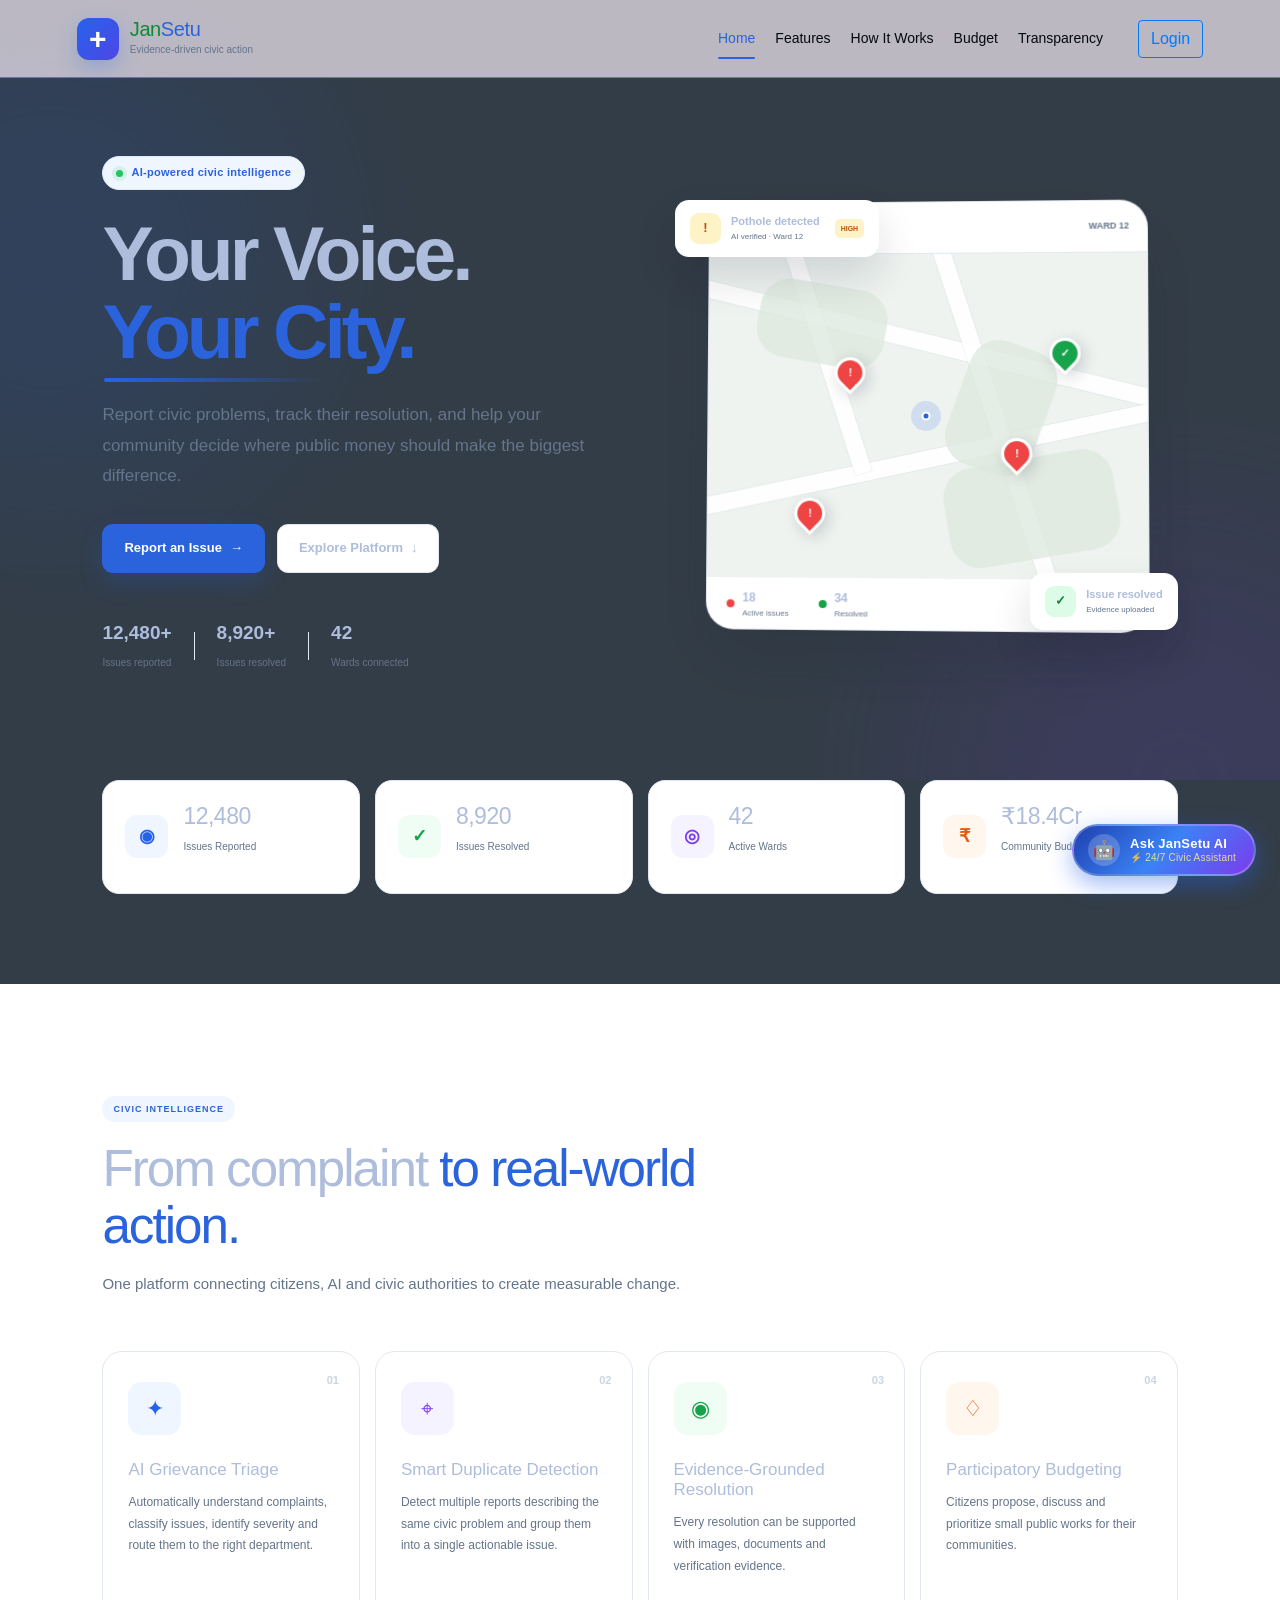
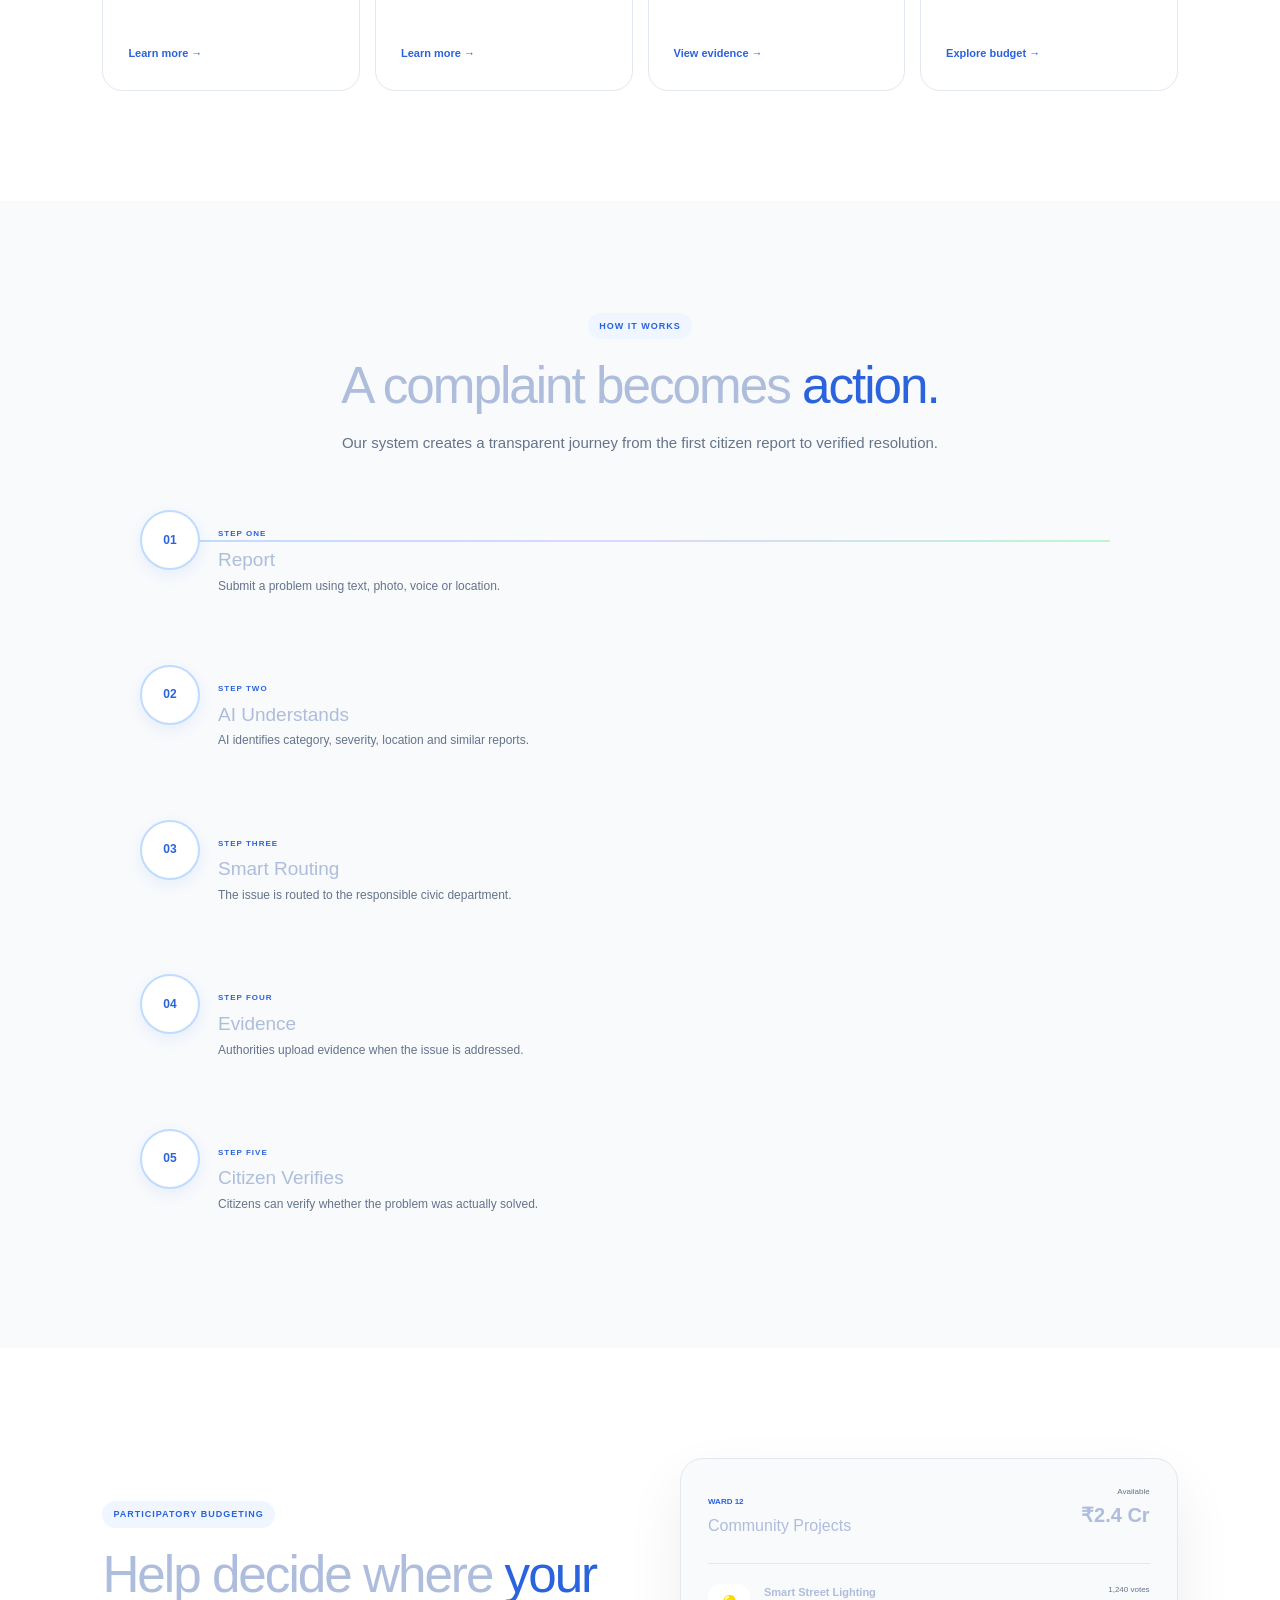
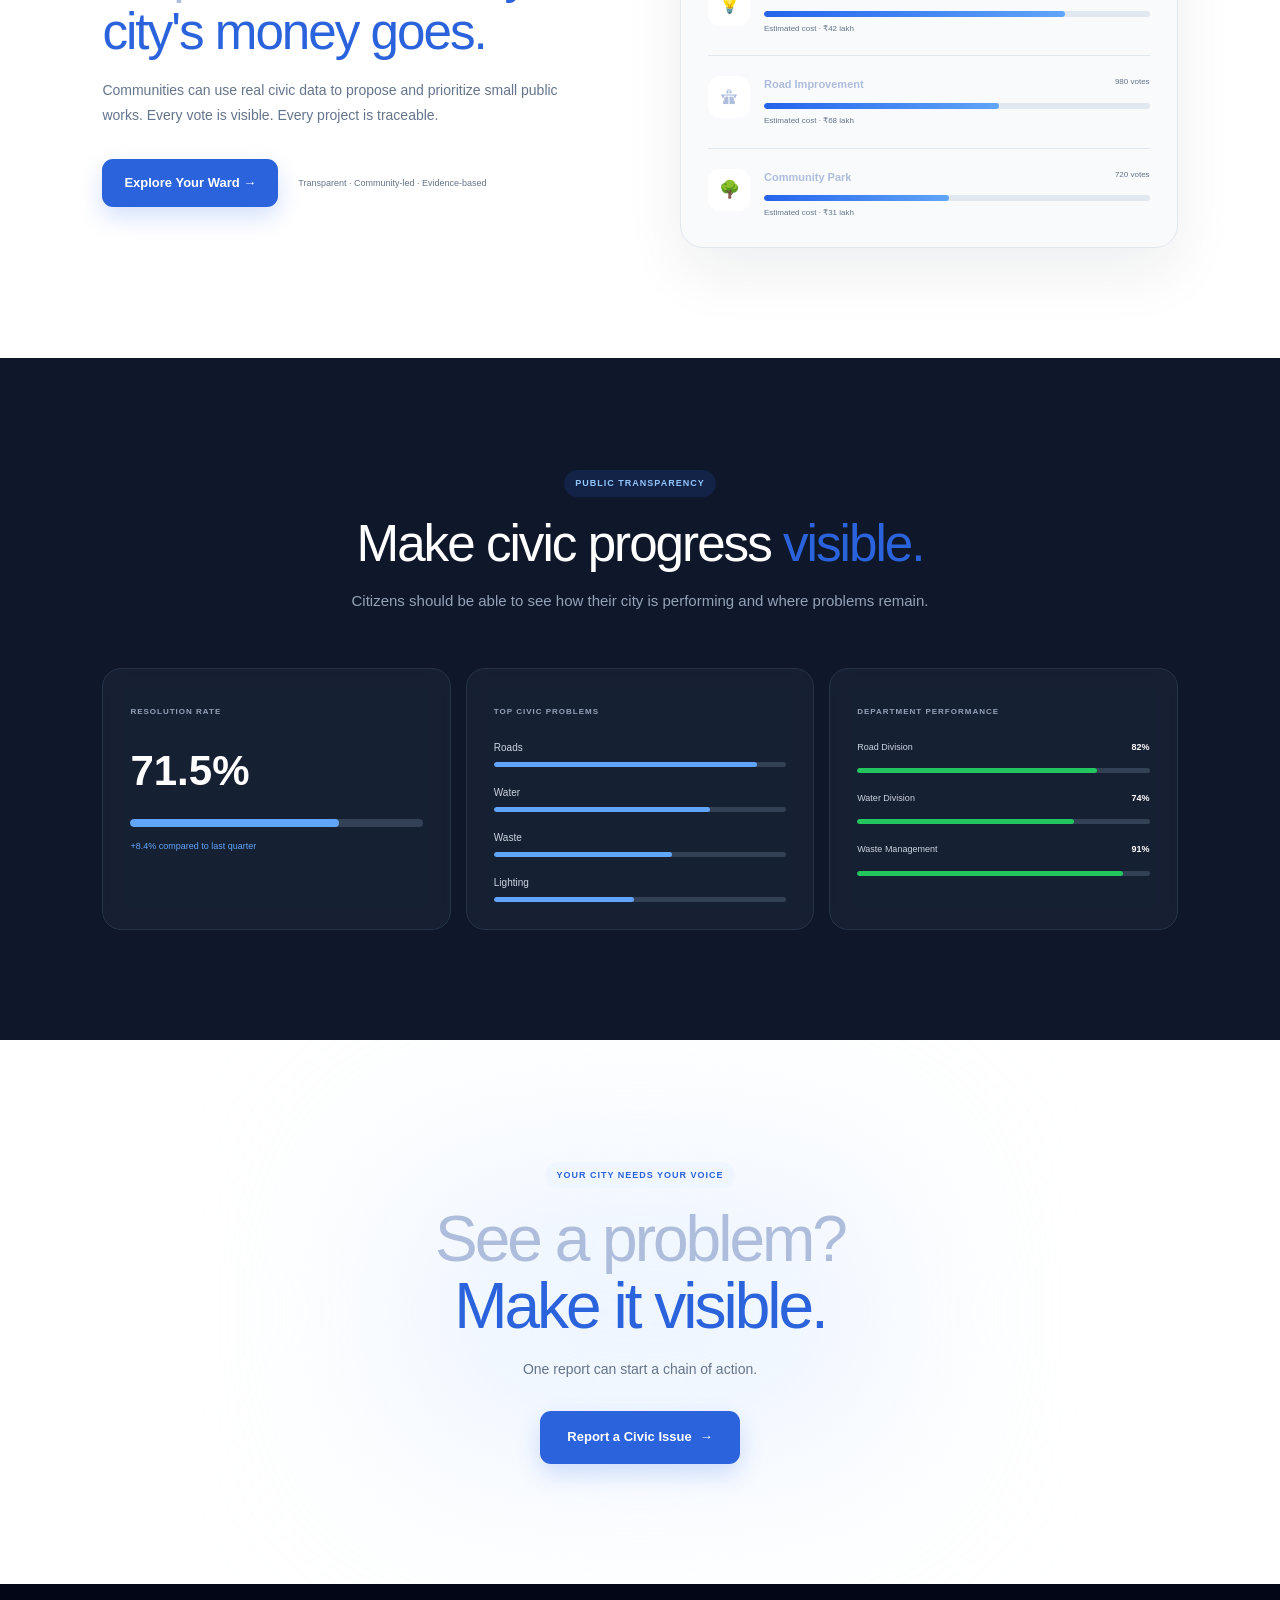
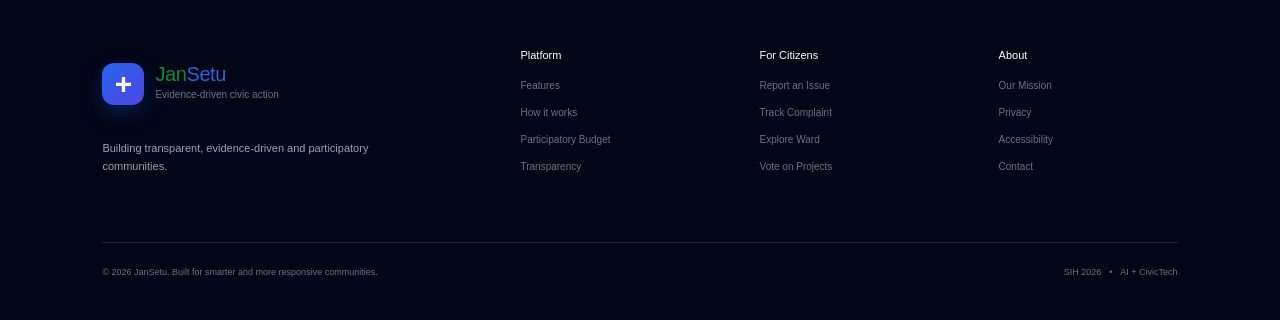
<file: index.html>
<!DOCTYPE html>
<html lang="en">

<head>
    <meta charset="UTF-8">
    <meta name="viewport" content="width=device-width, initial-scale=1.0">

    <title>JanSetu | Evidence-Driven Civic Action</title>

    <meta name="description"
        content="Report civic issues, track resolution and help shape your community through participatory budgeting.">
    <link rel="stylesheet" href="https://cdn.jsdelivr.net/npm/bootstrap@4.0.0/dist/css/bootstrap.min.css" integrity="sha384-Gn5384xqQ1aoWXA+058RXPxPg6fy4IWvTNh0E263XmFcJlSAwiGgFAW/dAiS6JXm" crossorigin="anonymous">
    <link rel="stylesheet" href="style.css">
</head>

<body>

    <!-- ================= NAVBAR ================= -->

    <header class="navbar" id="navbar">

        <div class="logo">
            <div class="logo-mark">
                <span>+</span>
            </div>

            <div class="logo-text">
                <h2>Jan<span>Setu</span></h2>
                <p>Evidence-driven civic action</p>
            </div>
        </div>
        <div>
            
        </div>

        <nav class="desktop-nav">
            <a href="#home" class="active">Home</a>
            <a href="#features">Features</a>
            <a href="#how-it-works">How It Works</a>
            <a href="#budget">Budget</a>
            <a href="#transparency">Transparency</a>
        </nav>

        <div class="nav-buttons">
            <button  class="btn btn-outline-primary" onclick="showLogin()">
                Login
            </button>
        </div>
        <button class="mobile_login" onclick="showLogin()">
          login
        </button>

        <button class="mobile-menu-btn" onclick="toggleMobileMenu()">
            ☰
        </button>
        


    </header>


    <!-- MOBILE MENU -->

    <div class="mobile-menu" id="mobileMenu">

        <a href="#home" onclick="closeMobileMenu()">Home</a>
        <a href="#features" onclick="closeMobileMenu()">Features</a>
        <a href="#how-it-works" onclick="closeMobileMenu()">How It Works</a>
        <a href="#budget" onclick="closeMobileMenu()">Budget</a>
        <a href="#transparency" onclick="closeMobileMenu()">Transparency</a>
    </div>


    <!-- ================= HERO ================= -->

    <main>

        <section class="hero" id="home">

            <div class="hero-background">
                <div class="glow glow-one"></div>
                <div class="glow glow-two"></div>
                <div class="grid-background"></div>
            </div>

            <div class="hero-content reveal">

                <div class="hero-badge">
                    <span class="live-dot"></span>
                    AI-powered civic intelligence
                </div>

                <h1>
                    Your Voice.
                    <br>
                    <span>Your City.</span>
                </h1>

                <p class="hero-description">
                    Report civic problems, track their resolution,
                    and help your community decide where public
                    money should make the biggest difference.
                </p>

                <div class="hero-buttons">

                    <button class="primary-btn" onclick="openReportModal()">
                        Report an Issue
                        <span>→</span>
                    </button>

                    <button class="secondary-btn" onclick="scrollToSection('features')">
                        Explore Platform
                        <span>↓</span>
                    </button>

                </div>

                <div class="hero-trust">

                    <div class="trust-item">
                        <strong>12,480+</strong>
                        <span>Issues reported</span>
                    </div>

                    <div class="trust-divider"></div>

                    <div class="trust-item">
                        <strong>8,920+</strong>
                        <span>Issues resolved</span>
                    </div>

                    <div class="trust-divider"></div>

                    <div class="trust-item">
                        <strong>42</strong>
                        <span>Wards connected</span>
                    </div>

                </div>

            </div>


            <!-- HERO VISUAL -->

            <div class="hero-visual reveal">

                <div class="map-container">

                    <div class="map-top-bar">
                        <div>
                            <span class="map-live"></span>
                            LIVE CIVIC MAP
                        </div>

                        <span>WARD 12</span>
                    </div>

                    <div class="map">

                        <div class="road road-one"></div>
                        <div class="road road-two"></div>
                        <div class="road road-three"></div>
                        <div class="road road-four"></div>

                        <div class="map-area area-one"></div>
                        <div class="map-area area-two"></div>
                        <div class="map-area area-three"></div>

                        <div class="map-marker marker-one">
                            <span>!</span>
                        </div>

                        <div class="map-marker marker-two">
                            <span>!</span>
                        </div>

                        <div class="map-marker marker-three">
                            <span>✓</span>
                        </div>

                        <div class="map-marker marker-four">
                            <span>!</span>
                        </div>

                        <div class="map-center">
                            <div class="center-pulse"></div>
                            <div class="center-dot"></div>
                        </div>

                    </div>


                    <div class="map-bottom">

                        <div class="map-stat">
                            <span class="red-marker"></span>

                            <div>
                                <strong>18</strong>
                                <small>Active issues</small>
                            </div>
                        </div>

                        <div class="map-stat">
                            <span class="green-marker"></span>

                            <div>
                                <strong>34</strong>
                                <small>Resolved</small>
                            </div>
                        </div>

                    </div>

                </div>


                <!-- FLOATING CARD -->

                <div class="floating-card issue-card">

                    <div class="floating-icon warning-icon">
                        !
                    </div>

                    <div>
                        <strong>Pothole detected</strong>
                        <span>AI verified · Ward 12</span>
                    </div>

                    <div class="priority">
                        HIGH
                    </div>

                </div>


                <div class="floating-card resolved-card">

                    <div class="floating-icon success-icon">
                        ✓
                    </div>

                    <div>
                        <strong>Issue resolved</strong>
                        <span>Evidence uploaded</span>
                    </div>

                </div>

            </div>

        </section>


        <!-- ================= STATS ================= -->

        <section class="stats-section">

            <div class="stats-container">

                <div class="stat-card reveal">

                    <div class="stat-icon blue">
                        ◉
                    </div>

                    <div>
                        <h3 data-target="12480">0</h3>
                        <p>Issues Reported</p>
                    </div>

                </div>


                <div class="stat-card reveal">

                    <div class="stat-icon green">
                        ✓
                    </div>

                    <div>
                        <h3 data-target="8920">0</h3>
                        <p>Issues Resolved</p>
                    </div>

                </div>


                <div class="stat-card reveal">

                    <div class="stat-icon purple">
                        ◎
                    </div>

                    <div>
                        <h3 data-target="42">0</h3>
                        <p>Active Wards</p>
                    </div>

                </div>


                <div class="stat-card reveal">

                    <div class="stat-icon orange">
                        ₹
                    </div>

                    <div>
                        <h3>₹18.4Cr</h3>
                        <p>Community Budget</p>
                    </div>

                </div>

            </div>

        </section>


        <!-- ================= FEATURES ================= -->

        <section class="features-section section" id="features">

            <div class="section-heading reveal">

                <span class="section-label">
                    CIVIC INTELLIGENCE
                </span>

                <h2>
                    From complaint
                    <span>to real-world action.</span>
                </h2>

                <p>
                    One platform connecting citizens, AI and
                    civic authorities to create measurable change.
                </p>

            </div>


            <div class="feature-grid">

                <!-- CARD 1 -->

                <article class="feature-card reveal">

                    <div class="feature-number">
                        01
                    </div>

                    <div class="feature-icon-large blue-icon">
                        ✦
                    </div>

                    <h3>
                        AI Grievance Triage
                    </h3>

                    <p>
                        Automatically understand complaints,
                        classify issues, identify severity and
                        route them to the right department.
                    </p>

                    <a href="#how-it-works">
                        Learn more →
                    </a>

                </article>


                <!-- CARD 2 -->

                <article class="feature-card reveal">

                    <div class="feature-number">
                        02
                    </div>

                    <div class="feature-icon-large purple-icon">
                        ⌖
                    </div>

                    <h3>
                        Smart Duplicate Detection
                    </h3>

                    <p>
                        Detect multiple reports describing the
                        same civic problem and group them into
                        a single actionable issue.
                    </p>

                    <a href="#how-it-works">
                        Learn more →
                    </a>

                </article>


                <!-- CARD 3 -->

                <article class="feature-card reveal">

                    <div class="feature-number">
                        03
                    </div>

                    <div class="feature-icon-large green-icon">
                        ◉
                    </div>

                    <h3>
                        Evidence-Grounded Resolution
                    </h3>

                    <p>
                        Every resolution can be supported with
                        images, documents and verification
                        evidence.
                    </p>

                    <a href="#transparency">
                        View evidence →
                    </a>

                </article>


                <!-- CARD 4 -->

                <article class="feature-card reveal">

                    <div class="feature-number">
                        04
                    </div>

                    <div class="feature-icon-large orange-icon">
                        ♢
                    </div>

                    <h3>
                        Participatory Budgeting
                    </h3>

                    <p>
                        Citizens propose, discuss and prioritize
                        small public works for their communities.
                    </p>

                    <a href="#budget">
                        Explore budget →
                    </a>

                </article>

            </div>

        </section>


        <!-- ================= HOW IT WORKS ================= -->

        <section class="how-section section" id="how-it-works">

            <div class="section-heading centered reveal">

                <span class="section-label">
                    HOW IT WORKS
                </span>

                <h2>
                    A complaint becomes
                    <span>action.</span>
                </h2>

                <p>
                    Our system creates a transparent journey
                    from the first citizen report to verified resolution.
                </p>

            </div>


            <div class="timeline">

                <div class="timeline-line"></div>


                <div class="timeline-step reveal">

                    <div class="timeline-number">
                        01
                    </div>

                    <div class="timeline-content">

                        <span>STEP ONE</span>

                        <h3>Report</h3>

                        <p>
                            Submit a problem using text,
                            photo, voice or location.
                        </p>

                    </div>

                </div>


                <div class="timeline-step reveal">

                    <div class="timeline-number">
                        02
                    </div>

                    <div class="timeline-content">

                        <span>STEP TWO</span>

                        <h3>AI Understands</h3>

                        <p>
                            AI identifies category, severity,
                            location and similar reports.
                        </p>

                    </div>

                </div>


                <div class="timeline-step reveal">

                    <div class="timeline-number">
                        03
                    </div>

                    <div class="timeline-content">

                        <span>STEP THREE</span>

                        <h3>Smart Routing</h3>

                        <p>
                            The issue is routed to the
                            responsible civic department.
                        </p>

                    </div>

                </div>


                <div class="timeline-step reveal">

                    <div class="timeline-number">
                        04
                    </div>

                    <div class="timeline-content">

                        <span>STEP FOUR</span>

                        <h3>Evidence</h3>

                        <p>
                            Authorities upload evidence
                            when the issue is addressed.
                        </p>

                    </div>

                </div>


                <div class="timeline-step reveal">

                    <div class="timeline-number">
                        05
                    </div>

                    <div class="timeline-content">

                        <span>STEP FIVE</span>

                        <h3>Citizen Verifies</h3>

                        <p>
                            Citizens can verify whether
                            the problem was actually solved.
                        </p>

                    </div>

                </div>

            </div>

        </section>


        <!-- ================= BUDGET ================= -->

        <section class="budget-section section" id="budget">

            <div class="budget-content reveal">

                <span class="section-label">
                    PARTICIPATORY BUDGETING
                </span>

                <h2>
                    Help decide where
                    <span>your city's money goes.</span>
                </h2>

                <p>
                    Communities can use real civic data to
                    propose and prioritize small public works.
                    Every vote is visible. Every project is traceable.
                </p>

                <div class="budget-actions">

                    <button class="primary-btn" onclick="showBudgetMessage()">
                        Explore Your Ward →
                    </button>

                    <span>
                        Transparent · Community-led · Evidence-based
                    </span>

                </div>

            </div>


            <!-- BUDGET CARD -->

            <div class="budget-dashboard reveal">

                <div class="budget-top">

                    <div>
                        <span>WARD 12</span>
                        <h3>Community Projects</h3>
                    </div>

                    <div class="budget-amount">
                        <small>Available</small>
                        <strong>₹2.4 Cr</strong>
                    </div>

                </div>


                <!-- PROJECT -->

                <div class="project">

                    <div class="project-icon">
                        💡
                    </div>

                    <div class="project-info">

                        <div class="project-title">
                            <strong>Smart Street Lighting</strong>
                            <span>1,240 votes</span>
                        </div>

                        <div class="project-progress">
                            <span style="width: 78%"></span>
                        </div>

                        <small>
                            Estimated cost · ₹42 lakh
                        </small>

                    </div>

                </div>


                <div class="project">

                    <div class="project-icon">
                        🛣
                    </div>

                    <div class="project-info">

                        <div class="project-title">
                            <strong>Road Improvement</strong>
                            <span>980 votes</span>
                        </div>

                        <div class="project-progress">
                            <span style="width: 61%"></span>
                        </div>

                        <small>
                            Estimated cost · ₹68 lakh
                        </small>

                    </div>

                </div>


                <div class="project">

                    <div class="project-icon">
                        🌳
                    </div>

                    <div class="project-info">

                        <div class="project-title">
                            <strong>Community Park</strong>
                            <span>720 votes</span>
                        </div>

                        <div class="project-progress">
                            <span style="width: 48%"></span>
                        </div>

                        <small>
                            Estimated cost · ₹31 lakh
                        </small>

                    </div>

                </div>

            </div>

        </section>


        <!-- ================= TRANSPARENCY ================= -->

        <section class="transparency-section section" id="transparency">

            <div class="transparency-container">

                <div class="section-heading centered reveal">

                    <span class="section-label">
                        PUBLIC TRANSPARENCY
                    </span>

                    <h2>
                        Make civic progress
                        <span>visible.</span>
                    </h2>

                    <p>
                        Citizens should be able to see how their
                        city is performing and where problems remain.
                    </p>

                </div>


                <div class="transparency-grid">

                    <div class="transparency-card reveal">

                        <span>RESOLUTION RATE</span>

                        <strong>71.5%</strong>

                        <div class="big-progress">
                            <span style="width: 71.5%"></span>
                        </div>

                        <small>
                            +8.4% compared to last quarter
                        </small>

                    </div>


                    <div class="transparency-card reveal">

                        <span>TOP CIVIC PROBLEMS</span>

                        <div class="bar-item">
                            <label>Roads</label>
                            <div>
                                <span style="width: 90%"></span>
                            </div>
                        </div>

                        <div class="bar-item">
                            <label>Water</label>
                            <div>
                                <span style="width: 74%"></span>
                            </div>
                        </div>

                        <div class="bar-item">
                            <label>Waste</label>
                            <div>
                                <span style="width: 61%"></span>
                            </div>
                        </div>

                        <div class="bar-item">
                            <label>Lighting</label>
                            <div>
                                <span style="width: 48%"></span>
                            </div>
                        </div>

                    </div>


                    <div class="transparency-card reveal">

                        <span>DEPARTMENT PERFORMANCE</span>

                        <div class="department">

                            <div>
                                <label>Road Division</label>
                                <strong>82%</strong>
                            </div>

                            <div class="mini-progress">
                                <span style="width:82%"></span>
                            </div>

                        </div>

                        <div class="department">

                            <div>
                                <label>Water Division</label>
                                <strong>74%</strong>
                            </div>

                            <div class="mini-progress">
                                <span style="width:74%"></span>
                            </div>

                        </div>

                        <div class="department">

                            <div>
                                <label>Waste Management</label>
                                <strong>91%</strong>
                            </div>

                            <div class="mini-progress">
                                <span style="width:91%"></span>
                            </div>

                        </div>

                    </div>

                </div>

            </div>

        </section>


        <!-- ================= CTA ================= -->

        <section class="cta-section">

            <div class="cta-glow"></div>

            <div class="cta-content reveal">

                <span class="section-label">
                    YOUR CITY NEEDS YOUR VOICE
                </span>

                <h2>
                    See a problem?
                    <br>
                    <span>Make it visible.</span>
                </h2>

                <p>
                    One report can start a chain of action.
                </p>

                <button class="primary-btn large-btn"
                    onclick="openReportModal()">

                    Report a Civic Issue
                    <span>→</span>

                </button>

            </div>

        </section>

    </main>


    <!-- ================= FOOTER ================= -->

    <footer>

        <div class="footer-main">

            <div class="footer-brand">

                <div class="logo">

                    <div class="logo-mark">
                        <span>+</span>
                    </div>

                    <div class="logo-text">
                        <h2>Jan<span>Setu</span></h2>
                        <p>Evidence-driven civic action</p>
                    </div>

                </div>

                <p class="footer-description">
                    Building transparent, evidence-driven
                    and participatory communities.
                </p>

            </div>


            <div class="footer-column">

                <h4>Platform</h4>

                <a href="#features">Features</a>
                <a href="#how-it-works">How it works</a>
                <a href="#budget">Participatory Budget</a>
                <a href="#transparency">Transparency</a>

            </div>


            <div class="footer-column">

                <h4>For Citizens</h4>

                <a href="report.html">Report an Issue</a>
                <a href="citizendashboard.html">Track Complaint</a>
                <a href="citizendashboard.html#map">Explore Ward</a>
                <a href="citizendashboard.html#budget">Vote on Projects</a>

            </div>


            <div class="footer-column">

                <h4>About</h4>

                <a href="#features">Our Mission</a>
                <a href="citizendashboard.html">Privacy</a>
                <a href="citizendashboard.html">Accessibility</a>
                <a href="citizendashboard.html">Contact</a>

            </div>

        </div>


        <div class="footer-bottom">

            <p>
                © 2026 JanSetu. Built for smarter and more responsive communities.
            </p>

            <div>
                <span>SIH 2026</span>
                <span>•</span>
                <span>AI + CivicTech</span>
            </div>

        </div>

    </footer>


    <!-- ================= REPORT MODAL ================= -->

    <div class="modal-overlay" id="reportModal">

        <div class="report-modal">

            <button class="modal-close" onclick="closeReportModal()">
                ×
            </button>

            <div class="modal-header">

                <span class="section-label">
                    REPORT A PROBLEM
                </span>

                <h2>
                    What's happening?
                </h2>

                <p>
                    Tell us about a civic problem in your area.
                </p>

            </div>


            <div class="report-form">

                <label>
                    Describe the problem
                </label>

                <textarea id="issueInput"
                    placeholder="Example: There is a large pothole near the government school..."></textarea>


                <div class="report-tools">

                    <button type="button" onclick="showComingSoon('Photo upload')">
                        <span>📷</span>
                        Add Photo
                    </button>

                    <button type="button" onclick="startVoiceDemo()">
                        <span>🎤</span>
                        Voice
                    </button>

                    <button type="button" onclick="detectLocation()">
                        <span>📍</span>
                        Location
                    </button>

                </div>


                <div id="locationMessage" class="location-message"></div>


                <div class="ai-preview" id="aiPreview">

                    <div class="ai-header">

                        <div class="ai-status">
                            <span class="ai-dot"></span>
                            AI Analysis
                        </div>

                        <span>
                            Preview
                        </span>

                    </div>

                    <p>
                        Describe your issue to see an AI triage preview.
                    </p>

                </div>


                <button class="submit-report-btn"
                    onclick="submitReport()">

                    Submit Issue
                    <span>→</span>

                </button>

            </div>

        </div>

    </div>


    <!-- ================= LOGIN MODAL ================= -->

    <div class="modal-overlay" id="loginModal">

        <div class="login-modal">

            <button class="modal-close" onclick="closeLogin()">
                ×
            </button>

            <div class="login-icon">
                +
            </div>

            <h2>
                Welcome to JanSetu
            </h2>

            <p>
                Sign in to access your civic dashboard.
            </p>

            <div class="role-selection" style="margin-bottom: 15px;">
                <label class="role-option">
                    <input type="radio" name="role" value="citizen" checked onchange="setLoginRole('citizen')">
                    <span class="custom-radio"></span>
                    <span>Citizen</span>
                </label>

                <label class="role-option">
                    <input type="radio" name="role" value="officer" onchange="setLoginRole('officer')">
                    <span class="custom-radio"></span>
                    <span>Officer</span>
                </label>
            </div>

            <!-- Email -->
            <input
                type="email"
                id="loginEmail"
                placeholder="Email address"
                value="citizen@jansetu.in">

            <!-- Password -->
            <input
                type="password"
                id="loginPassword"
                placeholder="Password"
                value="password123">

            <button class="submit-report-btn" onclick="loginDemo()" style="margin-top: 8px;">
                Login to Dashboard →
            </button>

            <!-- Quick 1-Click Access Buttons -->
            <div style="display: flex; gap: 8px; margin-top: 14px;">
                <button type="button" onclick="quickLogin('citizen')" style="flex: 1; padding: 7px 10px; background: #eff6ff; border: 1px solid #bfdbfe; color: #1d4ed8; font-size: 11px; font-weight: 700; border-radius: 6px; cursor: pointer; transition: all 0.2s;">
                    👤 Citizen Demo
                </button>
                <button type="button" onclick="quickLogin('officer')" style="flex: 1; padding: 7px 10px; background: #f0fdf4; border: 1px solid #bbf7d0; color: #15803d; font-size: 11px; font-weight: 700; border-radius: 6px; cursor: pointer; transition: all 0.2s;">
                    🏛️ Officer Demo
                </button>
            </div>

            <h6 class="signup-text" style="margin-top: 14px;">
                New to JanSetu? <a href="signup.html" class="s_up">Create an account</a>
            </h6>

        </div>

    </div>


    <!-- TOAST -->

    <div class="toast" id="toast">

        <span id="toastIcon">✓</span>

        <p id="toastMessage">
            Success
        </p>

    </div>


    <script src="api.js"></script>
    <script src="i18n.js"></script>
    <script src="ai-chatbot.js"></script>
    <script src="script.js"></script>

</body>

</html>
</file>
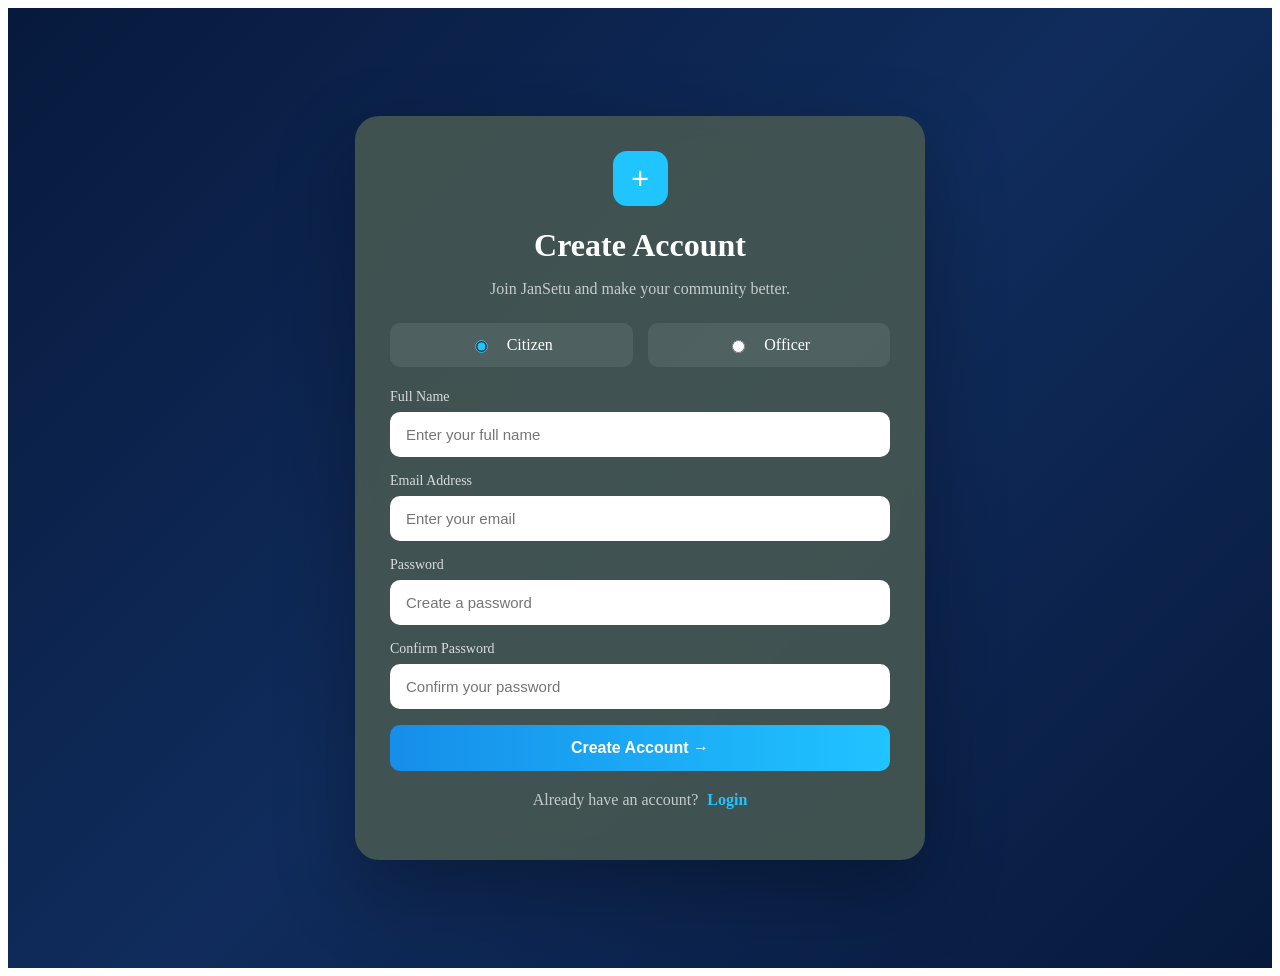
<file: signup.html>
<!DOCTYPE html>
<html lang="en">

<head>
    <meta charset="UTF-8">
    <meta name="viewport" content="width=device-width, initial-scale=1.0">

    <title>JanSetu - Sign Up</title>

    <link rel="stylesheet" href="signup.css">
</head>

<body>

    <div class="signup-page">

        <div class="signup-card">

            <div class="signup-logo">
                +
            </div>

            <h1>Create Account</h1>

            <p class="signup-subtitle">
                Join JanSetu and make your community better.
            </p>

            <!-- Role Selection -->

            <div class="role-selection">

                <label class="role-option">
                    <input type="radio" name="role" value="citizen" checked>
                    <span class="custom-radio"></span>
                    <span>Citizen</span>
                </label>

                <label class="role-option">
                    <input type="radio" name="role" value="officer">
                    <span class="custom-radio"></span>
                    <span>Officer</span>
                </label>

            </div>


            <!-- Name -->

            <div class="input-group">

                <label>Full Name</label>

                <input
                    type="text"
                    id="signupName"
                    placeholder="Enter your full name"
                >

            </div>


            <!-- Email -->

            <div class="input-group">

                <label>Email Address</label>

                <input
                    type="email"
                    id="signupEmail"
                    placeholder="Enter your email"
                >

            </div>


            <!-- Password -->

            <div class="input-group">

                <label>Password</label>

                <input
                    type="password"
                    id="signupPassword"
                    placeholder="Create a password"
                >

            </div>


            <!-- Confirm Password -->

            <div class="input-group">

                <label>Confirm Password</label>

                <input
                    type="password"
                    id="confirmPassword"
                    placeholder="Confirm your password"
                >

            </div>


            <!-- Sign Up -->

            <button
                class="signup-btn"
                onclick="createAccount()"
            >
                Create Account →
            </button>


            <!-- Login -->

            <p class="login-text">

                Already have an account?

                <a href="index.html">
                    Login
                </a>

            </p>

        </div>

    </div>


    <script src="api.js"></script>
    <script src="signup.js"></script>

</body>

</html>
</file>
<file: style.css>
/* =====================================================
   CIVICCONNECT
   LANDING PAGE STYLES
===================================================== */

* {
    margin: 0;
    padding: 0;
    box-sizing: border-box;
}

:root {

    --primary: #2b63dc;
    --primary-dark: #1d4ed8;

    --dark: #0f172a;
    --dark-2: #1e293b;

    --text: #aebddc;
    --muted: #64748b;

    --background: #333d47;
    --white: #ffffff;

    --border: #e2e8f0;

    --success: #16a34a;
    --warning: #f59e0b;
    --danger: #ef4444;

    --radius: 20px;

    --shadow:
        0 20px 50px rgba(15, 23, 42, .08);
}

html {
    scroll-behavior: smooth;
}

body {

    font-family:
        Inter,
        -apple-system,
        BlinkMacSystemFont,
        "Segoe UI",
        sans-serif;

    color: var(--text);

    background: var(--background);

    line-height: 1.6;

    overflow-x: hidden;
}

button,
input,
textarea {

    font: inherit;
}

button {

    border: none;

    cursor: pointer;
}

a {

    text-decoration: none;

    color: inherit;
}


/* =====================================================
   NAVBAR
===================================================== */

.navbar {

    position: fixed;

    top: 0;

    left: 0;

    width: 100%;

    height: 78px;

    z-index: 1000;

    display: flex;

    align-items: center;

    justify-content: space-between;

    padding: 0 6%;

    background:
        rgba(246, 237, 245, 0.7);

    backdrop-filter: blur(18px);

    border-bottom:
        1px solid rgba(12, 108, 233, 0.7);

    transition: .3s;
}

.navbar.scrolled {

    box-shadow:
        0 10px 30px rgba(215, 219, 228, 0.08);
}

.logo {

    display: flex;

    align-items: center;

    gap: 11px;
}

.logo-mark {

    width: 42px;

    height: 42px;

    display: flex;

    align-items: center;

    justify-content: center;

    border-radius: 12px;

    color: white;

    background:
        linear-gradient(
            135deg,
            #2563eb,
            #4f46e5
        );

    box-shadow:
        0 8px 20px
        rgba(37, 99, 235, .25);
}

.logo-mark span {

    font-size: 30px;

    font-weight: 700;
}

.logo-text h2 {
    color: rgb(16, 139, 51);

    font-size: 20px;

    line-height: 0.5;

    letter-spacing: -.4px;
    margin-top:20px;
}

.logo-text h2 span {

    color: var(--primary);
}

.logo-text p {
    color:rgb(11, 6, 6);
    

    color: var(--muted);

    font-size: 10px;

    margin-top: 6px;
}

.desktop-nav {

    display: flex;

    align-items: center;

    gap: 20px;

    margin-left: auto;

    margin-right: 35px;
}

.desktop-nav a {

    color: #040910;

    font-size: 14px;

    font-weight: 450;

    position: relative;

    transition: .25s;
}

.desktop-nav a:hover,
.desktop-nav a.active {

    color: var(--primary);
}

.desktop-nav a.active::after {

    content: "";

    position: absolute;

    bottom: -9px;

    left: 0;

    width: 100%;

    height: 2px;

    border-radius: 5px;

    background: var(--primary);
}

.nav-buttons {

    display: flex;

    align-items: center;

    gap: 10=1px;
}

.btn btn-outline-primary {

    padding: 10px 17px;

   


    font-size: 13px;

    font-weight: 1000;
}

.nav-report-btn {

    padding: 11px 18px;

    border-radius: 10px;

    color: rgb(17, 13, 13);

    background: var(--primary);

    font-size: 12px;

    font-weight: 600;

    transition: .3s;
}

.nav-report-btn:hover {

    background: var(--primary-dark);

    transform: translateY(-2px);
}

.nav-report-btn span {

    margin-left: 5px;
}

.mobile-menu-btn {

    display: none;

    background: transparent;

    font-size: 24px;
}


 .mobile_login{
        display:none;
    }

@media (max-width:850px){
    .mobile_login {
        display: block;

        margin-left: auto;
        margin-right: 15px;

        padding: 8px 18px;

        background: #20c4ff;
        color: white;

        border: none;
        border-radius: 8px;

        font-size: 15px;
        font-weight: 600;

        cursor: pointer;
        transition: 0.3s ease;
    }

    .mobile_login:hover {
        background: #0aaee8;
        transform: translateY(-2px);
    }
}

/* =====================================================
   MOBILE MENU
===================================================== */

.mobile-menu {

    display: none;

    position: fixed;

    top: 78px;

    left: 0;

    width: 100%;

    z-index: 999;

    padding: 20px;

    background: white;

    box-shadow:
        0 20px 30px rgba(15, 23, 42, .1);
}

.mobile-menu.open {

    display: flex;

    flex-direction: column;

    gap: 15px;
}

.mobile-menu a {

    padding: 12px;

    border-radius: 10px;

    color: var(--text);
}

.mobile-menu a:hover {

    background: #eff6ff;

    color: var(--primary);
}

.mobile-menu button {

    padding: 13px;

    border-radius: 10px;

    color: white;

    background: var(--primary);
}


/* =====================================================
   HERO
===================================================== */

.hero {

    min-height: 780px;

    padding:
        150px 8%
        100px;

    position: relative;

    display: grid;

    grid-template-columns:
        1fr 1fr;

    align-items: center;

    gap: 70px;

    overflow: hidden;
}

.hero-background {

    position: absolute;

    inset: 0;

    pointer-events: none;
}

.grid-background {

    position: absolute;

    inset: 0;

    opacity: .35;

    background-image:

        linear-gradient(
            rgba(37, 99, 235, .04) 1px,
            transparent 1px
        ),

        linear-gradient(
            90deg,
            rgba(37, 99, 235, .04) 1px,
            transparent 1px
        );

    background-size:
        50px 50px;

    mask-image:
        linear-gradient(
            to bottom,
            black,
            transparent
        );
}

.glow {

    position: absolute;

    width: 500px;

    height: 500px;

    border-radius: 50%;

    filter: blur(100px);

    opacity: .12;
}

.glow-one {

    background: #2563eb;

    top: 0;

    left: -200px;
}

.glow-two {

    background: #7c3aed;

    bottom: -250px;

    right: -150px;
}

.hero-content {

    position: relative;

    z-index: 2;
}

.hero-badge {

    display: inline-flex;

    align-items: center;

    gap: 8px;

    padding: 7px 13px;

    border-radius: 50px;

    background: #eff6ff;

    border: 1px solid #dbeafe;

    color: var(--primary);

    font-size: 11px;

    font-weight: 700;

    letter-spacing: .3px;
}

.live-dot {

    width: 7px;

    height: 7px;

    border-radius: 50%;

    background: #22c55e;

    box-shadow:
        0 0 0 4px
        rgba(34, 197, 94, .12);

    animation: livePulse 2s infinite;
}

@keyframes livePulse {

    0%,
    100% {

        box-shadow:
            0 0 0 3px
            rgba(34, 197, 94, .12);
    }

    50% {

        box-shadow:
            0 0 0 7px
            rgba(34, 197, 94, .04);
    }
}

.hero h1 {

    margin-top: 25px;

    font-size:
        clamp(52px, 6vw, 82px);

    line-height: 1.01;

    letter-spacing: -4px;

    font-weight: 800;
}

.hero h1 span {

    color: var(--primary);

    position: relative;
}

.hero h1 span::after {

    content: "";

    position: absolute;

    left: 2px;

    bottom: -8px;

    width: 70%;

    height: 4px;

    border-radius: 5px;

    background:
        linear-gradient(
            90deg,
            #2563eb,
            transparent
        );
}

.hero-description {

    max-width: 610px;

    margin-top: 30px;

    color: var(--muted);

    font-size: 17px;

    line-height: 1.8;
}

.hero-buttons {

    display: flex;

    align-items: center;

    gap: 12px;

    margin-top: 32px;
}

.primary-btn {

    display: inline-flex;

    align-items: center;

    justify-content: center;

    gap: 8px;

    padding: 14px 22px;

    border-radius: 11px;

    color: white;

    background: var(--primary);

    font-size: 13px;

    font-weight: 700;

    transition: .3s;

    box-shadow:
        0 10px 25px
        rgba(37, 99, 235, .2);
}

.primary-btn:hover {

    transform: translateY(-3px);

    background: var(--primary-dark);

    box-shadow:
        0 15px 30px
        rgba(37, 99, 235, .28);
}

.secondary-btn {

    display: inline-flex;

    align-items: center;

    gap: 8px;

    padding: 13px 21px;

    border-radius: 11px;

    background: white;

    color: var(--text);

    border:
        1px solid var(--border);

    font-size: 13px;

    font-weight: 600;

    transition: .3s;
}

.secondary-btn:hover {

    border-color: #bfdbfe;

    background: #f8fbff;

    transform: translateY(-2px);
}

.hero-trust {

    display: flex;

    align-items: center;

    gap: 22px;

    margin-top: 45px;
}

.trust-item strong {

    display: block;

    font-size: 19px;

    font-weight: 750;
}

.trust-item span {

    color: var(--muted);

    font-size: 10px;
}

.trust-divider {

    height: 28px;

    width: 1px;

    background: var(--border);
}


/* =====================================================
   HERO MAP
===================================================== */

.hero-visual {

    position: relative;

    height: 500px;

    display: flex;

    align-items: center;

    justify-content: center;

    z-index: 2;
}

.map-container {

    width: 88%;

    height: 430px;

    overflow: hidden;

    border-radius: 28px;

    background: white;

    border:
        1px solid rgba(148, 163, 184, .3);

    box-shadow:
        0 30px 70px
        rgba(15, 23, 42, .13);

    transform:
        perspective(1200px)
        rotateY(-3deg)
        rotateX(2deg);
}

.map-top-bar {

    height: 52px;

    padding: 0 18px;

    display: flex;

    align-items: center;

    justify-content: space-between;

    color: #64748b;

    font-size: 9px;

    font-weight: 700;

    border-bottom:
        1px solid #e2e8f0;
}

.map-top-bar > div {

    display: flex;

    align-items: center;

    gap: 7px;
}

.map-live {

    width: 6px;

    height: 6px;

    border-radius: 50%;

    background: #22c55e;
}

.map {

    position: relative;

    height: 325px;

    overflow: hidden;

    background:
        #eef3f0;
}

.road {

    position: absolute;

    height: 17px;

    background:
        rgba(255, 255, 255, .95);

    box-shadow:
        0 0 0 1px
        rgba(148, 163, 184, .12);
}

.road-one {

    width: 120%;

    top: 25%;

    left: -10%;

    transform: rotate(14deg);
}

.road-two {

    width: 120%;

    top: 61%;

    left: -10%;

    transform: rotate(-12deg);
}

.road-three {

    width: 90%;

    top: 45%;

    left: 20%;

    transform: rotate(72deg);
}

.road-four {

    width: 70%;

    top: 20%;

    left: -10%;

    transform: rotate(72deg);
}

.map-area {

    position: absolute;

    background: #dce9dd;

    opacity: .7;

    border-radius: 30px;
}

.area-one {

    width: 130px;

    height: 80px;

    top: 30px;

    left: 50px;

    transform: rotate(10deg);
}

.area-two {

    width: 170px;

    height: 100px;

    bottom: 20px;

    right: 30px;

    transform: rotate(-10deg);
}

.area-three {

    width: 90px;

    height: 130px;

    top: 90px;

    right: 100px;

    transform: rotate(20deg);
}

.map-marker {

    position: absolute;

    width: 31px;

    height: 31px;

    display: flex;

    align-items: center;

    justify-content: center;

    border-radius: 50% 50% 50% 0;

    transform: rotate(-45deg);

    color: white;

    background: var(--danger);

    border: 3px solid white;

    box-shadow:
        0 5px 15px
        rgba(15, 23, 42, .18);

    z-index: 5;

    animation: markerFloat 3s infinite;
}

.map-marker span {

    transform: rotate(45deg);

    font-size: 11px;

    font-weight: 800;
}

.marker-one {

    top: 32%;

    left: 29%;
}

.marker-two {

    top: 57%;

    right: 26%;
}

.marker-three {

    top: 26%;

    right: 15%;

    background: var(--success);

    animation-delay: .5s;
}

.marker-four {

    bottom: 15%;

    left: 20%;

    animation-delay: 1s;
}

@keyframes markerFloat {

    0%,
    100% {

        transform:
            rotate(-45deg)
            translateY(0);
    }

    50% {

        transform:
            rotate(-45deg)
            translateY(-5px);
    }
}

.map-center {

    position: absolute;

    top: 50%;

    left: 50%;

    transform: translate(-50%, -50%);

    width: 30px;

    height: 30px;
}

.center-dot {

    position: absolute;

    top: 50%;

    left: 50%;

    width: 9px;

    height: 9px;

    transform: translate(-50%, -50%);

    background: var(--primary);

    border: 2px solid white;

    border-radius: 50%;

    z-index: 2;
}

.center-pulse {

    width: 30px;

    height: 30px;

    border-radius: 50%;

    background:
        rgba(37, 99, 235, .15);

    animation: centerPulse 2s infinite;
}

@keyframes centerPulse {

    0% {

        transform: scale(.6);

        opacity: 1;
    }

    100% {

        transform: scale(1.7);

        opacity: 0;
    }
}

.map-bottom {

    height: 53px;

    padding: 0 20px;

    display: flex;

    align-items: center;

    gap: 30px;

    background: white;
}

.map-stat {

    display: flex;

    align-items: center;

    gap: 8px;
}

.map-stat > span {

    width: 8px;

    height: 8px;

    border-radius: 50%;
}

.red-marker {

    background: var(--danger);
}

.green-marker {

    background: var(--success);
}

.map-stat strong {

    display: block;

    font-size: 12px;
}

.map-stat small {

    display: block;

    color: var(--muted);

    font-size: 8px;
}


/* FLOATING CARDS */

.floating-card {

    position: absolute;

    display: flex;

    align-items: center;

    gap: 10px;

    padding: 13px 15px;

    background: white;

    border-radius: 14px;

    box-shadow:
        0 20px 40px
        rgba(15, 23, 42, .14);

    z-index: 10;
}

.issue-card {

    top: 35px;

    left: 0;

    animation:
        floating 4s ease-in-out infinite;
}

.resolved-card {

    bottom: 35px;

    right: 0;

    animation:
        floating 4s ease-in-out infinite reverse;
}

@keyframes floating {

    0%,
    100% {

        transform: translateY(0);
    }

    50% {

        transform: translateY(-9px);
    }
}

.floating-icon {

    width: 31px;

    height: 31px;

    display: flex;

    align-items: center;

    justify-content: center;

    border-radius: 9px;

    font-size: 13px;

    font-weight: 800;
}

.warning-icon {

    color: #b45309;

    background: #fef3c7;
}

.success-icon {

    color: #15803d;

    background: #dcfce7;
}

.floating-card strong {

    display: block;

    font-size: 11px;
}

.floating-card span {

    display: block;

    color: var(--muted);

    font-size: 8px;
}

.priority {

    margin-left: 5px;

    padding: 4px 6px;

    border-radius: 5px;

    color: #b45309;

    background: #fef3c7;

    font-size: 7px;

    font-weight: 800;
}


/* =====================================================
   STATS
===================================================== */

.stats-section {

    padding: 0 8% 90px;
}

.stats-container {

    display: grid;

    grid-template-columns:
        repeat(4, 1fr);

    gap: 15px;
}

.stat-card {

    display: flex;

    align-items: center;

    gap: 15px;

    padding: 22px;

    background: white;

    border: 1px solid var(--border);

    border-radius: 17px;

    transition: .3s;
}

.stat-card:hover {

    transform: translateY(-4px);

    box-shadow: var(--shadow);
}

.stat-icon {

    width: 43px;

    height: 43px;

    display: flex;

    align-items: center;

    justify-content: center;

    border-radius: 12px;

    font-size: 18px;

    font-weight: 700;
}

.stat-icon.blue {

    color: #2563eb;

    background: #eff6ff;
}

.stat-icon.green {

    color: #16a34a;

    background: #f0fdf4;
}

.stat-icon.purple {

    color: #7c3aed;

    background: #f5f3ff;
}

.stat-icon.orange {

    color: #ea580c;

    background: #fff7ed;
}

.stat-card h3 {

    font-size: 23px;

    letter-spacing: -.5px;
}

.stat-card p {

    color: var(--muted);

    font-size: 10px;
}


/* =====================================================
   COMMON SECTION
===================================================== */

.section {

    padding:
        110px 8%;
}

.section-heading {

    max-width: 700px;

    margin-bottom: 55px;
}

.section-heading.centered {

    margin-left: auto;

    margin-right: auto;

    text-align: center;
}

.section-label {

    display: inline-block;

    padding: 6px 11px;

    border-radius: 50px;

    color: var(--primary);

    background: #eff6ff;

    font-size: 9px;

    font-weight: 800;

    letter-spacing: 1px;
}

.section-heading h2 {

    margin-top: 18px;

    font-size:
        clamp(35px, 4vw, 53px);

    line-height: 1.12;

    letter-spacing: -2px;
}

.section-heading h2 span {

    color: var(--primary);
}

.section-heading p {

    margin-top: 17px;

    color: var(--muted);

    font-size: 15px;
}


/* =====================================================
   FEATURES
===================================================== */

.features-section {

    background: white;
}

.feature-grid {

    display: grid;

    grid-template-columns:
        repeat(4, 1fr);

    gap: 15px;
}

.feature-card {

    position: relative;

    padding: 30px 25px;

    min-height: 340px;

    border:
        1px solid var(--border);

    border-radius: 20px;

    background: white;

    overflow: hidden;

    transition: .35s;
}

.feature-card::before {

    content: "";

    position: absolute;

    top: -100px;

    right: -100px;

    width: 200px;

    height: 200px;

    border-radius: 50%;

    background: #eff6ff;

    opacity: 0;

    transition: .4s;
}

.feature-card:hover {

    transform:
        translateY(-8px);

    box-shadow:
        0 25px 50px
        rgba(15, 23, 42, .09);

    border-color: #bfdbfe;
}

.feature-card:hover::before {

    opacity: 1;
}

.feature-number {

    position: absolute;

    top: 20px;

    right: 20px;

    color: #cbd5e1;

    font-size: 11px;

    font-weight: 800;
}

.feature-icon-large {

    width: 53px;

    height: 53px;

    display: flex;

    align-items: center;

    justify-content: center;

    border-radius: 14px;

    font-size: 22px;

    margin-bottom: 25px;
}

.blue-icon {

    color: #2563eb;

    background: #eff6ff;
}

.purple-icon {

    color: #7c3aed;

    background: #f5f3ff;
}

.green-icon {

    color: #16a34a;

    background: #f0fdf4;
}

.orange-icon {

    color: #ea580c;

    background: #fff7ed;
}

.feature-card h3 {

    font-size: 17px;

    margin-bottom: 12px;
}

.feature-card p {

    color: var(--muted);

    font-size: 12px;

    line-height: 1.8;
}

.feature-card a {

    position: absolute;

    bottom: 27px;

    left: 25px;

    color: var(--primary);

    font-size: 11px;

    font-weight: 700;
}


/* =====================================================
   HOW IT WORKS
===================================================== */

.how-section {

    background: #f8fafc;
}

.timeline {

    position: relative;

    max-width: 1000px;

    margin: auto;
}

.timeline-line {

    position: absolute;

    top: 30px;

    left: 30px;

    right: 30px;

    height: 2px;

    background:
        linear-gradient(
            90deg,
            #bfdbfe,
            #ddd6fe,
            #bbf7d0
        );
}

.timeline-step {

    position: relative;

    display: grid;

    grid-template-columns:
        60px 1fr;

    gap: 18px;

    margin-bottom: 45px;
}

.timeline-step:last-child {

    margin-bottom: 0;
}

.timeline-number {

    width: 60px;

    height: 60px;

    display: flex;

    align-items: center;

    justify-content: center;

    border-radius: 50%;

    color: var(--primary);

    background: white;

    border:
        2px solid #bfdbfe;

    font-size: 12px;

    font-weight: 800;

    z-index: 2;

    box-shadow:
        0 5px 15px
        rgba(37, 99, 235, .08);
}

.timeline-content {

    padding: 8px 0;
}

.timeline-content > span {

    color: var(--primary);

    font-size: 8px;

    font-weight: 800;

    letter-spacing: 1px;
}

.timeline-content h3 {

    margin: 5px 0;

    font-size: 19px;
}

.timeline-content p {

    max-width: 500px;

    color: var(--muted);

    font-size: 12px;
}


/* =====================================================
   BUDGET
===================================================== */

.budget-section {

    display: grid;

    grid-template-columns:
        1fr 1fr;

    align-items: center;

    gap: 80px;

    background: white;
}

.budget-content {

    max-width: 600px;
}

.budget-content h2 {

    margin-top: 18px;

    font-size:
        clamp(35px, 4vw, 52px);

    line-height: 1.12;

    letter-spacing: -2px;
}

.budget-content h2 span {

    color: var(--primary);
}

.budget-content > p {

    margin-top: 18px;

    color: var(--muted);

    font-size: 14px;

    line-height: 1.8;
}

.budget-actions {

    display: flex;

    align-items: center;

    gap: 20px;

    margin-top: 30px;
}

.budget-actions > span {

    color: var(--muted);

    font-size: 9px;
}

.budget-dashboard {

    padding: 27px;

    border:
        1px solid var(--border);

    border-radius: 23px;

    background: #f8fafc;

    box-shadow:
        0 25px 60px
        rgba(15, 23, 42, .07);
}

.budget-top {

    display: flex;

    justify-content: space-between;

    align-items: flex-start;

    padding-bottom: 20px;

    border-bottom:
        1px solid var(--border);
}

.budget-top > div:first-child span {

    color: var(--primary);

    font-size: 8px;

    font-weight: 800;
}

.budget-top h3 {

    margin-top: 4px;

    font-size: 16px;
}

.budget-amount {

    text-align: right;
}

.budget-amount small {

    display: block;

    color: var(--muted);

    font-size: 8px;
}

.budget-amount strong {

    color: var(--text);

    font-size: 20px;
}

.project {

    display: flex;

    gap: 14px;

    padding: 20px 0;

    border-bottom:
        1px solid var(--border);
}

.project:last-child {

    border-bottom: none;

    padding-bottom: 0;
}

.project-icon {

    width: 42px;

    height: 42px;

    display: flex;

    align-items: center;

    justify-content: center;

    border-radius: 12px;

    background: white;

    font-size: 17px;
}

.project-info {

    flex: 1;
}

.project-title {

    display: flex;

    justify-content: space-between;

    gap: 10px;

    margin-bottom: 9px;
}

.project-title strong {

    font-size: 11px;
}

.project-title span {

    color: var(--muted);

    font-size: 8px;
}

.project-progress {

    height: 6px;

    overflow: hidden;

    border-radius: 50px;

    background: #e2e8f0;
}

.project-progress span {

    display: block;

    height: 100%;

    border-radius: inherit;

    background:
        linear-gradient(
            90deg,
            #2563eb,
            #60a5fa
        );
}

.project-info > small {

    display: block;

    margin-top: 6px;

    color: var(--muted);

    font-size: 8px;
}


/* =====================================================
   TRANSPARENCY
===================================================== */

.transparency-section {

    background: #0f172a;

    color: white;
}

.transparency-section .section-label {

    color: #93c5fd;

    background:
        rgba(37, 99, 235, .15);
}

.transparency-section
.section-heading p {

    color: #94a3b8;
}

.transparency-grid {

    display: grid;

    grid-template-columns:
        1fr 1fr 1fr;

    gap: 15px;
}

.transparency-card {

    padding: 27px;

    border:
        1px solid #263449;

    border-radius: 19px;

    background:
        rgba(30, 41, 59, .55);

    backdrop-filter: blur(10px);
}

.transparency-card > span {

    color: #94a3b8;

    font-size: 8px;

    font-weight: 800;

    letter-spacing: 1px;
}

.transparency-card > strong {

    display: block;

    margin: 15px 0;

    font-size: 42px;
}

.big-progress {

    height: 8px;

    overflow: hidden;

    border-radius: 50px;

    background: #334155;
}

.big-progress span {

    display: block;

    height: 100%;

    background: #60a5fa;

    border-radius: inherit;
}

.transparency-card > small {

    display: block;

    margin-top: 12px;

    color: #60a5fa;

    font-size: 9px;
}

.bar-item {

    margin-top: 18px;
}

.bar-item label {

    display: block;

    margin-bottom: 6px;

    color: #cbd5e1;

    font-size: 10px;
}

.bar-item > div {

    height: 5px;

    border-radius: 50px;

    overflow: hidden;

    background: #334155;
}

.bar-item > div span {

    display: block;

    height: 100%;

    background: #60a5fa;

    border-radius: inherit;
}

.department {

    margin-top: 18px;
}

.department > div:first-child {

    display: flex;

    justify-content: space-between;

    margin-bottom: 6px;
}

.department label {

    color: #cbd5e1;

    font-size: 9px;
}

.department strong {

    color: white;

    font-size: 9px;
}

.mini-progress {

    height: 5px;

    overflow: hidden;

    border-radius: 50px;

    background: #334155;
}

.mini-progress span {

    display: block;

    height: 100%;

    border-radius: inherit;

    background: #22c55e;
}


/* =====================================================
   CTA
===================================================== */

.cta-section {

    position: relative;

    padding: 120px 8%;

    overflow: hidden;

    text-align: center;

    background: white;
}

.cta-glow {

    position: absolute;

    width: 500px;

    height: 300px;

    left: 50%;

    top: 50%;

    transform:
        translate(-50%, -50%);

    background: #dbeafe;

    filter: blur(100px);

    opacity: .5;
}

.cta-content {

    position: relative;

    z-index: 2;
}

.cta-content h2 {

    margin-top: 18px;

    font-size:
        clamp(40px, 5vw, 65px);

    line-height: 1.05;

    letter-spacing: -3px;
}

.cta-content h2 span {

    color: var(--primary);
}

.cta-content p {

    margin: 18px 0 30px;

    color: var(--muted);

    font-size: 14px;
}

.large-btn {

    padding:
        16px 27px;
}


/* =====================================================
   FOOTER
===================================================== */

footer {

    padding:
        65px 8%
        25px;

    color: white;

    background: #020617;
}

.footer-main {

    display: grid;

    grid-template-columns:
        2fr 1fr 1fr 1fr;

    gap: 60px;

    padding-bottom: 50px;
}

.footer-brand .logo-text h2 {

    color: rgb(16, 139, 51);
}

.footer-description {

    max-width: 300px;

    margin-top: 20px;

    color: #94a3b8;

    font-size: 11px;

    line-height: 1.7;
}

.footer-column {

    display: flex;

    flex-direction: column;

    gap: 11px;
}

.footer-column h4 {

    margin-bottom: 5px;

    color: white;

    font-size: 11px;
}

.footer-column a {

    color: #64748b;

    font-size: 10px;

    transition: .2s;
}

.footer-column a:hover {

    color: #93c5fd;
}

.footer-bottom {

    display: flex;

    justify-content: space-between;

    padding-top: 22px;

    border-top:
        1px solid #1e293b;

    color: #64748b;

    font-size: 9px;
}

.footer-bottom div {

    display: flex;

    gap: 8px;
}


/* =====================================================
   MODAL
===================================================== */

.modal-overlay {

    position: fixed;

    inset: 0;

    z-index: 3000;

    display: none;

    align-items: center;

    justify-content: center;

    padding: 20px;

    background:
        rgba(15, 23, 42, .65);

    backdrop-filter: blur(8px);
}

.modal-overlay.active {

    display: flex;
}

.report-modal,
/*.............. ROLE SELECTION.............................. */

.role-selection {
    display: flex;
    justify-content: center;
    align-items: center;
    gap: 50px;
    margin: 20px 0;
}

.role-option {
    display: flex;
    align-items: center;
    gap: 10px;

    cursor: pointer;

    font-size: 17px;
    font-weight: 600;
    color: #ffffff;

    transition: 0.3s ease;
}

/* Hide default radio */
.role-option input {
    display: none;
}

/* Custom radio circle */
.custom-radio {
    width: 22px;
    height: 22px;

    border: 3px solid #ffffff;
    border-radius: 50%;

    display: flex;
    align-items: center;
    justify-content: center;

    transition: 0.3s ease;
}

/* Selected radio */
.role-option input:checked + .custom-radio {
    border-color: #20c4ff;
}

/* Inner circle */
.role-option input:checked + .custom-radio::after {
    content: "";

    width: 10px;
    height: 10px;

    background: #20c4ff;
    border-radius: 50%;
}

/* Hover */
.role-option:hover {
    transform: translateY(-2px);
}
.login-modal {

    position: relative;

    width:
        min(570px, 100%);

    max-height: 90vh;

    overflow-y: auto;

    padding: 35px;

    border-radius: 24px;

    background: rgb(73, 91, 82);

    box-shadow:
        0 30px 80px
        rgba(0, 0, 0, .2);

    animation:
        modalIn .3s ease;
}
.s_up{
    color:#4d66d8;
}

@keyframes modalIn {

    from {

        opacity: 0;

        transform:
            scale(.92)
            translateY(20px);
    }

    to {

        opacity: 1;

        transform:
            scale(1)
            translateY(0);
    }
}

.modal-close {

    position: absolute;

    top: 15px;

    right: 18px;

    width: 35px;

    height: 35px;

    border-radius: 50%;

    color: #64748b;

    background: #f1f5f9;

    font-size: 22px;
}

.modal-header h2 {

    margin-top: 14px;

    font-size: 31px;

    letter-spacing: -1px;
}

.modal-header p {

    margin-top: 5px;

    color: var(--muted);

    font-size: 12px;
}

.report-form {

    margin-top: 25px;
}

.report-form > label {

    display: block;

    margin-bottom: 8px;

    font-size: 11px;

    font-weight: 700;
}

.report-form textarea {

    width: 100%;

    min-height: 130px;

    resize: vertical;

    padding: 14px;

    outline: none;

    border:
        1px solid var(--border);

    border-radius: 12px;

    font-size: 12px;

    transition: .2s;
}

.report-form textarea:focus {

    border-color: #93c5fd;

    box-shadow:
        0 0 0 3px
        rgba(37, 99, 235, .08);
}

.report-tools {

    display: grid;

    grid-template-columns:
        repeat(3, 1fr);

    gap: 8px;

    margin-top: 10px;
}

.report-tools button {

    display: flex;

    align-items: center;

    justify-content: center;

    gap: 5px;

    padding: 11px;

    border:
        1px solid var(--border);

    border-radius: 10px;

    background: #f8fafc;

    font-size: 10px;

    transition: .2s;
}

.report-tools button:hover {

    border-color: #bfdbfe;

    color: var(--primary);

    background: #eff6ff;
}

.location-message {

    min-height: 20px;

    margin-top: 10px;

    color: var(--primary);

    font-size: 10px;
}

.ai-preview {

    margin-top: 10px;

    padding: 15px;

    border:
        1px solid #dbeafe;

    border-radius: 13px;

    background: #f8fbff;
}

.ai-header {

    display: flex;

    align-items: center;

    justify-content: space-between;

    margin-bottom: 8px;
}

.ai-status {

    display: flex;

    align-items: center;

    gap: 6px;

    color: var(--primary);

    font-size: 10px;

    font-weight: 800;
}

.ai-dot {

    width: 6px;

    height: 6px;

    border-radius: 50%;

    background: var(--primary);
}

.ai-header > span {

    color: var(--muted);

    font-size: 8px;
}

.ai-preview p {

    color: var(--muted);

    font-size: 10px;
}

.ai-result {

    display: grid;

    grid-template-columns:
        1fr 1fr;

    gap: 8px;

    margin-top: 12px;
}

.ai-result-item {

    padding: 10px;

    border-radius: 9px;

    background: white;

    border:
        1px solid #e2e8f0;
}

.ai-result-item small {

    display: block;

    color: var(--muted);

    font-size: 7px;
}

.ai-result-item strong {

    display: block;

    margin-top: 3px;

    font-size: 10px;
}

.submit-report-btn {

    width: 100%;

    margin-top: 15px;

    padding: 14px;

    display: flex;

    align-items: center;

    justify-content: center;

    gap: 7px;

    border-radius: 11px;

    color: white;

    background: var(--primary);

    font-size: 12px;

    font-weight: 700;

    transition: .3s;
}

.submit-report-btn:hover {

    background: var(--primary-dark);

    transform: translateY(-2px);
}


/* LOGIN */

.login-modal {

    width:
        min(420px, 100%);

    text-align: center;
}

.login-icon {

    width: 55px;

    height: 55px;

    margin: auto;

    display: flex;

    align-items: center;

    justify-content: center;

    border-radius: 15px;

    color: white;

    background: var(--primary);

    font-size: 25px;
}

.login-modal h2 {

    margin-top: 18px;

    font-size: 27px;
}

.login-modal > p {

    color: var(--muted);

    font-size: 11px;

    margin: 5px 0 22px;
}

.login-modal input {

    width: 100%;

    margin-top: 9px;

    padding: 13px;

    outline: none;

    border:
        1px solid var(--border);

    border-radius: 10px;

    font-size: 11px;
}

.demo-note {

    display: block;

    margin-top: 15px;

    color: #94a3b8;

    font-size: 8px;
}


/* =====================================================
   TOAST
===================================================== */

.toast {

    position: fixed;

    right: 25px;

    bottom: 25px;

    z-index: 5000;

    display: flex;

    align-items: center;

    gap: 10px;

    padding: 13px 17px;

    border-radius: 12px;

    color: white;

    background: #0f172a;

    box-shadow:
        0 15px 40px
        rgba(0, 0, 0, .2);

    transform:
        translateY(100px);

    opacity: 0;

    transition: .3s;
}

.toast.show {

    transform:
        translateY(0);

    opacity: 1;
}

.toast > span {

    width: 23px;

    height: 23px;

    display: flex;

    align-items: center;

    justify-content: center;

    border-radius: 50%;

    color: white;

    background: var(--success);

    font-size: 11px;
}

.toast p {

    font-size: 10px;
}


/* =====================================================
   SCROLL REVEAL
===================================================== */

.reveal {

    opacity: 0;

    transform:
        translateY(25px);

    transition:
        opacity .7s ease,
        transform .7s ease;
}

.reveal.visible {

    opacity: 1;

    transform:
        translateY(0);
}


/* =====================================================
   RESPONSIVE
===================================================== */

@media (max-width: 1100px) {

    .desktop-nav {

        gap: 18px;

        margin-right: 15px;
    }

    .hero {

        gap: 30px;

        padding-left: 5%;

        padding-right: 5%;
    }

    .feature-grid {

        grid-template-columns:
            repeat(2, 1fr);
    }

    .stats-container {

        grid-template-columns:
            repeat(2, 1fr);
    }

    .transparency-grid {

        grid-template-columns:
            1fr 1fr;
    }

    .transparency-card:last-child {

        grid-column:
            1 / -1;
    }
}


@media (max-width: 850px) {

    .desktop-nav,
    .nav-buttons {

        display: none;
    }

    .mobile-menu-btn {

        display: block;
    }

    .hero {

        grid-template-columns: 1fr;

        padding-top: 130px;
    }

    .hero-content {

        text-align: center;
    }

    .hero-description {

        margin-left: auto;

        margin-right: auto;
    }

    .hero-buttons,
    .hero-trust {

        justify-content: center;
    }

    .hero-visual {

        margin-top: 20px;
    }

    .budget-section {

        grid-template-columns: 1fr;
    }

    .footer-main {

        grid-template-columns:
            1fr 1fr;
    }
}


@media (max-width: 600px) {

    .navbar {

        padding:
            0 20px;
    }

    .hero {

        padding:
            120px 20px
            70px;
    }

    .hero h1 {

        font-size: 51px;

        letter-spacing: -3px;
    }

    .hero-description {

        font-size: 14px;
    }

    .hero-buttons {

        flex-direction: column;
    }

    .hero-buttons button {

        width: 100%;
    }

    .hero-trust {

        gap: 12px;
    }

    .trust-divider {

        display: none;
    }

    .trust-item strong {

        font-size: 15px;
    }

    .hero-visual {

        height: 390px;
    }

    .map-container {

        width: 100%;

        height: 340px;
    }

    .floating-card {

        transform: scale(.85);
    }

    .issue-card {

        left: -10px;
    }

    .resolved-card {

        right: -10px;
    }

    .stats-section {

        padding:
            0 20px
            60px;
    }

    .stats-container {

        grid-template-columns: 1fr;
    }

    .section {

        padding:
            80px 20px;
    }

    .feature-grid {

        grid-template-columns: 1fr;
    }

    .feature-card {

        min-height: 300px;
    }

    .timeline-line {

        left: 29px;

        right: auto;

        top: 30px;

        bottom: 30px;

        width: 2px;

        height: auto;
    }

    .timeline-step {

        grid-template-columns:
            60px 1fr;
    }

    .budget-actions {

        flex-direction: column;

        align-items: flex-start;
    }

    .transparency-grid {

        grid-template-columns: 1fr;
    }

    .transparency-card:last-child {

        grid-column: auto;
    }

    .footer-main {

        grid-template-columns: 1fr;

        gap: 35px;
    }

    .footer-bottom {

        flex-direction: column;

        gap: 10px;
    }

    .report-tools {

        grid-template-columns: 1fr;
    }

    .ai-result {

        grid-template-columns: 1fr;
    }

    .report-modal,
    .login-modal {

        padding: 25px;
    }

}
</file>
<file: signup.css>
/* =========================
   SIGN UP PAGE
   ========================= */

.signup-page {
    min-height: 100vh;

    display: flex;
    justify-content: center;
    align-items: center;

    padding: 30px;

    background: linear-gradient(
        135deg,
        #071a3d,
        #102c5c,
        #071a3d
    );
}


.signup-card {
    width: min(500px, 100%);

    padding: 35px;

    background: rgba(73, 91, 82, 0.85);

    border-radius: 24px;

    box-shadow:
        0 30px 80px rgba(0, 0, 0, 0.3);

    backdrop-filter: blur(12px);

    color: white;
}


.signup-logo {
    width: 55px;
    height: 55px;

    display: flex;
    justify-content: center;
    align-items: center;

    margin: 0 auto 20px;

    border-radius: 14px;

    background: #20c4ff;

    font-size: 32px;
    font-weight: 700;
}


.signup-card h1 {
    text-align: center;
    margin-bottom: 8px;
}


.signup-subtitle {
    text-align: center;

    color: rgba(255, 255, 255, 0.7);

    margin-bottom: 25px;
}


/* INPUTS */

.input-group {
    margin-bottom: 16px;
}

.input-group label {
    display: block;

    margin-bottom: 7px;

    font-size: 14px;

    color: rgba(255, 255, 255, 0.8);
}

.input-group input {
    width: 100%;

    padding: 14px 16px;

    border: none;

    border-radius: 10px;

    outline: none;

    font-size: 15px;

    box-sizing: border-box;
}

.input-group input:focus {
    box-shadow: 0 0 0 3px rgba(32, 196, 255, 0.3);
}


/* ROLE */

.role-selection {
    display: flex;

    gap: 15px;

    margin-bottom: 22px;
}

.role-option {
    flex: 1;

    padding: 13px;

    display: flex;

    justify-content: center;
    align-items: center;

    gap: 8px;

    border-radius: 10px;

    background: rgba(255, 255, 255, 0.08);

    cursor: pointer;
}

.role-option input {
    accent-color: #20c4ff;
}


/* CREATE ACCOUNT BUTTON */

.signup-btn {
    width: 100%;

    padding: 14px;

    border: none;

    border-radius: 10px;

    background: linear-gradient(
        90deg,
        #168eea,
        #20c4ff
    );

    color: white;

    font-size: 16px;

    font-weight: 700;

    cursor: pointer;

    transition: 0.3s ease;
}

.signup-btn:hover {
    transform: translateY(-2px);

    box-shadow:
        0 8px 20px rgba(32, 196, 255, 0.3);
}


/* LOGIN LINK */

.login-text {
    text-align: center;

    margin-top: 20px;

    color: rgba(255, 255, 255, 0.7);
}

.login-text a {
    color: #20c4ff;

    text-decoration: none;

    font-weight: 700;

    margin-left: 5px;
}

.login-text a:hover {
    text-decoration: underline;
}


/* MOBILE */

@media (max-width: 600px) {

    .signup-page {
        padding: 15px;
    }

    .signup-card {
        padding: 25px 20px;

        border-radius: 18px;
    }

    .role-selection {
        gap: 8px;
    }

}
</file>
